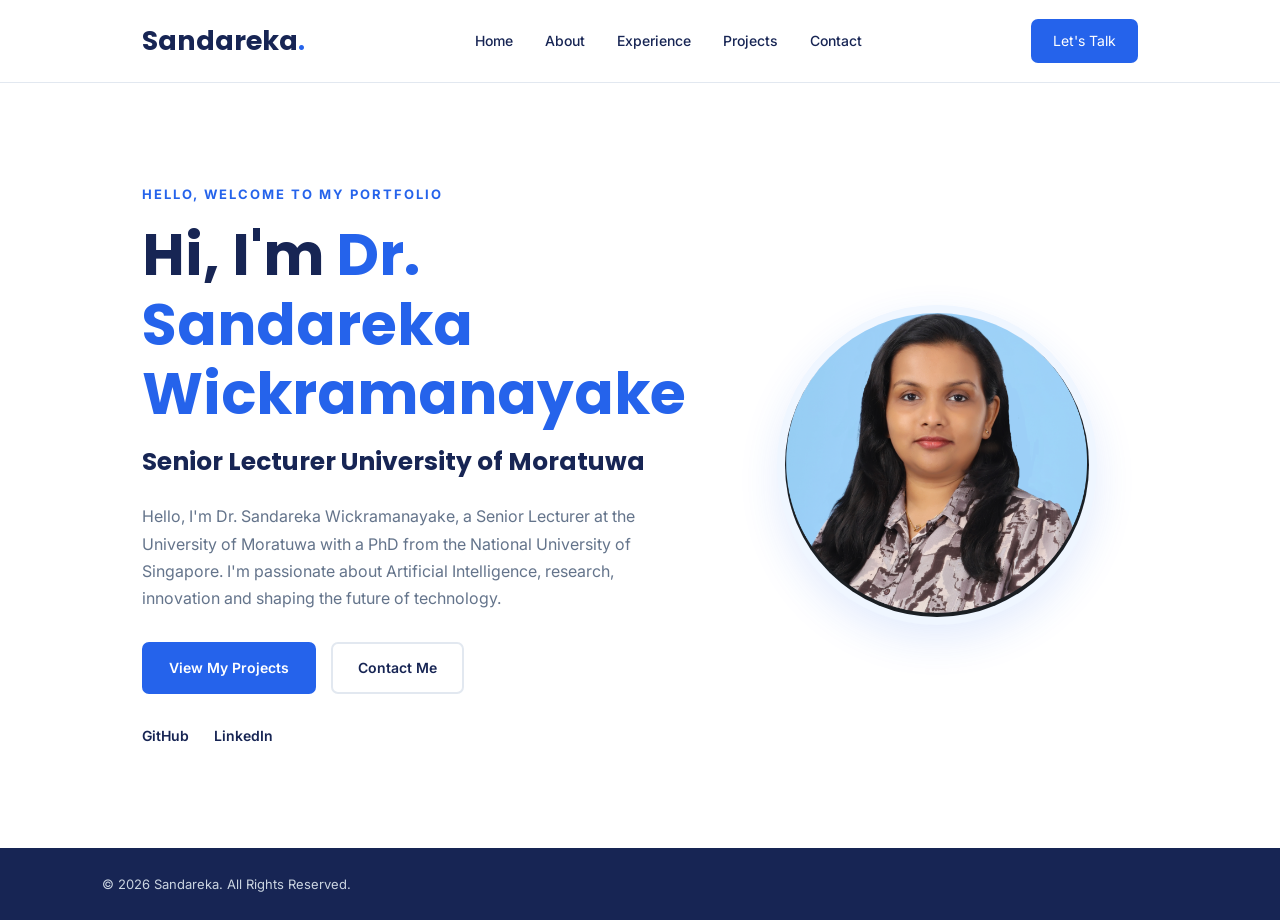
<file: Portfolio_pp/index.html>
<!DOCTYPE html>
<html lang="en">

<head>
    <meta charset="UTF-8">
    <meta name="viewport" content="width=device-width, initial-scale=1.0">

    <title>Sandareka | Software Engineer Portfolio</title>

    <!-- Google Fonts -->
    <link rel="preconnect" href="https://fonts.googleapis.com">
    <link rel="preconnect" href="https://fonts.gstatic.com" crossorigin>

    <link href="https://fonts.googleapis.com/css2?family=Inter:wght@400;500;600;700&family=Poppins:wght@400;500;600;700;800&display=swap"
    rel="stylesheet">

    <link rel="stylesheet" href="index.css">

</head>

<body>

    <!-- NAVIGATION -->

    <header>
        <nav class="navbar">

            <a href="index.html" class="logo">Sandareka<span>.</span></a>

            <ul class="nav-links">
                <li><a href="index.html" class="active">Home</a></li>
                <li><a href="about.html">About</a></li>
                <li><a href="experience.html">Experience</a></li>
                <li><a href="project.html">Projects</a></li>
                <li><a href="contact.html">Contact</a></li>
            </ul>

            <a href="contact.html" class="nav-button">Let's Talk</a>

        </nav>
    </header>


    <!-- HOME SECTION -->

    <section id="home" class="home">

        <div class="home-content">

            <p class="intro">HELLO, WELCOME TO MY PORTFOLIO</p>

            <h1>Hi, I'm <span>Dr. Sandareka Wickramanayake</span></h1>

            <h2>Senior Lecturer University of Moratuwa</h2>

            <p class="home-description">Hello, I'm Dr. Sandareka Wickramanayake, a Senior Lecturer at the University of Moratuwa with a PhD from the National University of Singapore. I'm passionate about Artificial Intelligence, research, innovation and shaping the future of technology.
            </p>

            <div class="home-buttons">

                <a href="project.html" class="btn primary-btn">
                    View My Projects
                </a>

                <a href="contact.html" class="btn secondary-btn">
                    Contact Me
                </a>

            </div>

            <div class="social-links">

                <a href="https://github.com/Piragavi" target="_blank">
                    GitHub
                </a>

                <a href="https://linkedin.com/in/Piragavi Ithayarajah" target="_blank">
                    LinkedIn
                </a>

            </div>

        </div>

        <div class="home-image">

            <!-- Replace with your own photo -->

            <div class="profile-circle">
                <img src="portfolio.jpg" alt="Sandareka's profile photo">
            </div>

        </div>

    </section>
    <!-- FOOTER -->

    <footer>

        <p>
            © 2026 Sandareka. All Rights Reserved.
        </p>

    </footer>


</body>
</html>
</file>
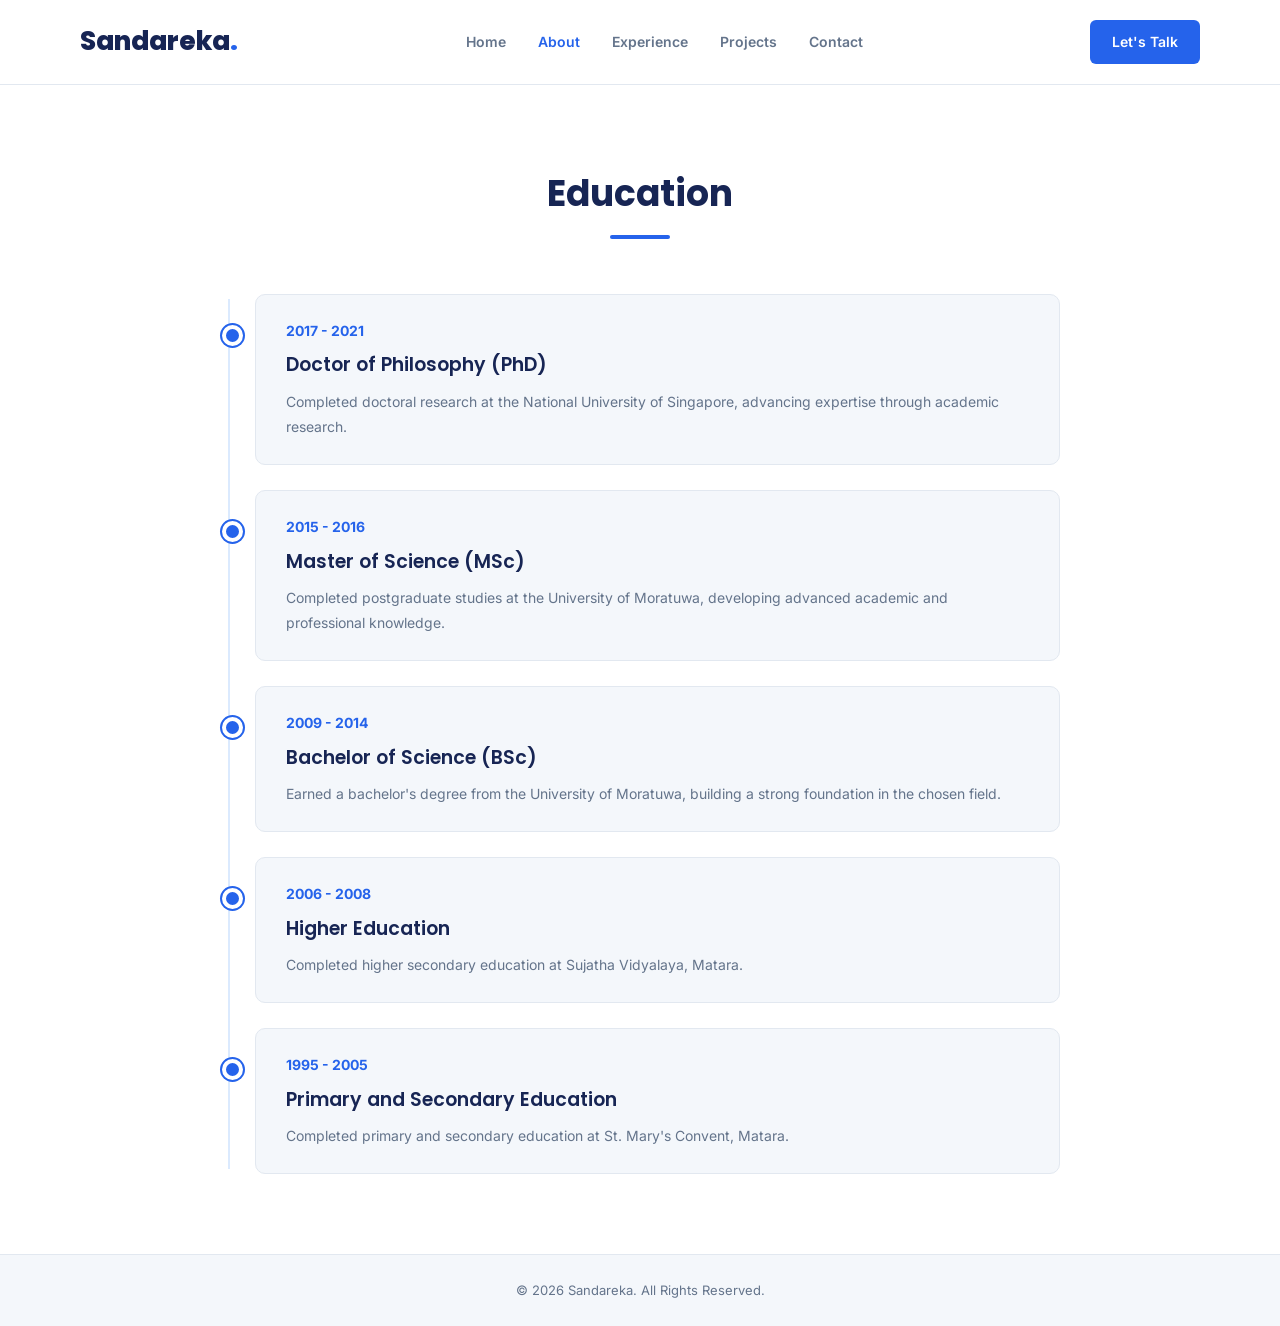
<file: Portfolio_pp/about.html>
<!DOCTYPE html>
<html lang="en">

<head>
    <meta charset="UTF-8">
    <meta name="viewport" content="width=device-width, initial-scale=1.0">

    <title>Sandareka | Software Engineer Portfolio</title>

    <!-- Google Fonts -->
    <link rel="preconnect" href="https://fonts.googleapis.com">
    <link rel="preconnect" href="https://fonts.gstatic.com" crossorigin>

    <link href="https://fonts.googleapis.com/css2?family=Inter:wght@400;500;600;700&family=Poppins:wght@400;500;600;700;800&display=swap"
    rel="stylesheet">

    <link rel="stylesheet" href="about.css">

</head>

<body>

    <!-- NAVIGATION -->

    <header>
        <nav class="navbar">

            <a href="index.html" class="logo">Sandareka<span>.</span></a>

            <ul class="nav-links">
                <li><a href="index.html">Home</a></li>
                <li><a href="about.html" class="active">About</a></li>
                <li><a href="experience.html">Experience</a></li>
                <li><a href="project.html">Projects</a></li>
                <li><a href="contact.html">Contact</a></li>
            </ul>

            <a href="contact.html" class="nav-button">Let's Talk</a>

        </nav>
    </header>
    <section class="col">
                <h1 class="title">Education</h1>
                <div class="contents">
                    <div class="box">
    <h4>2017 - 2021</h4>
    <h3>Doctor of Philosophy (PhD)</h3>
    <p>Completed doctoral research at the National University of Singapore, advancing expertise through academic research.</p>
</div>

<div class="box">
    <h4>2015 - 2016</h4>
    <h3>Master of Science (MSc)</h3>
    <p>Completed postgraduate studies at the University of Moratuwa, developing advanced academic and professional knowledge.</p>
</div>

<div class="box">
    <h4>2009 - 2014</h4>
    <h3>Bachelor of Science (BSc)</h3>
    <p>Earned a bachelor's degree from the University of Moratuwa, building a strong foundation in the chosen field.</p>
</div>

<div class="box">
    <h4>2006 - 2008</h4>
    <h3>Higher Education</h3>
    <p>Completed higher secondary education at Sujatha Vidyalaya, Matara.</p>
</div>

<div class="box">
    <h4>1995 - 2005</h4>
    <h3>Primary and Secondary Education</h3>
    <p>Completed primary and secondary education at St. Mary's Convent, Matara.</p>
</div>
                </div>
            </section>
<footer>

        <p>
            © 2026 Sandareka. All Rights Reserved.
        </p>

    </footer>


</body>
</html>
</file>
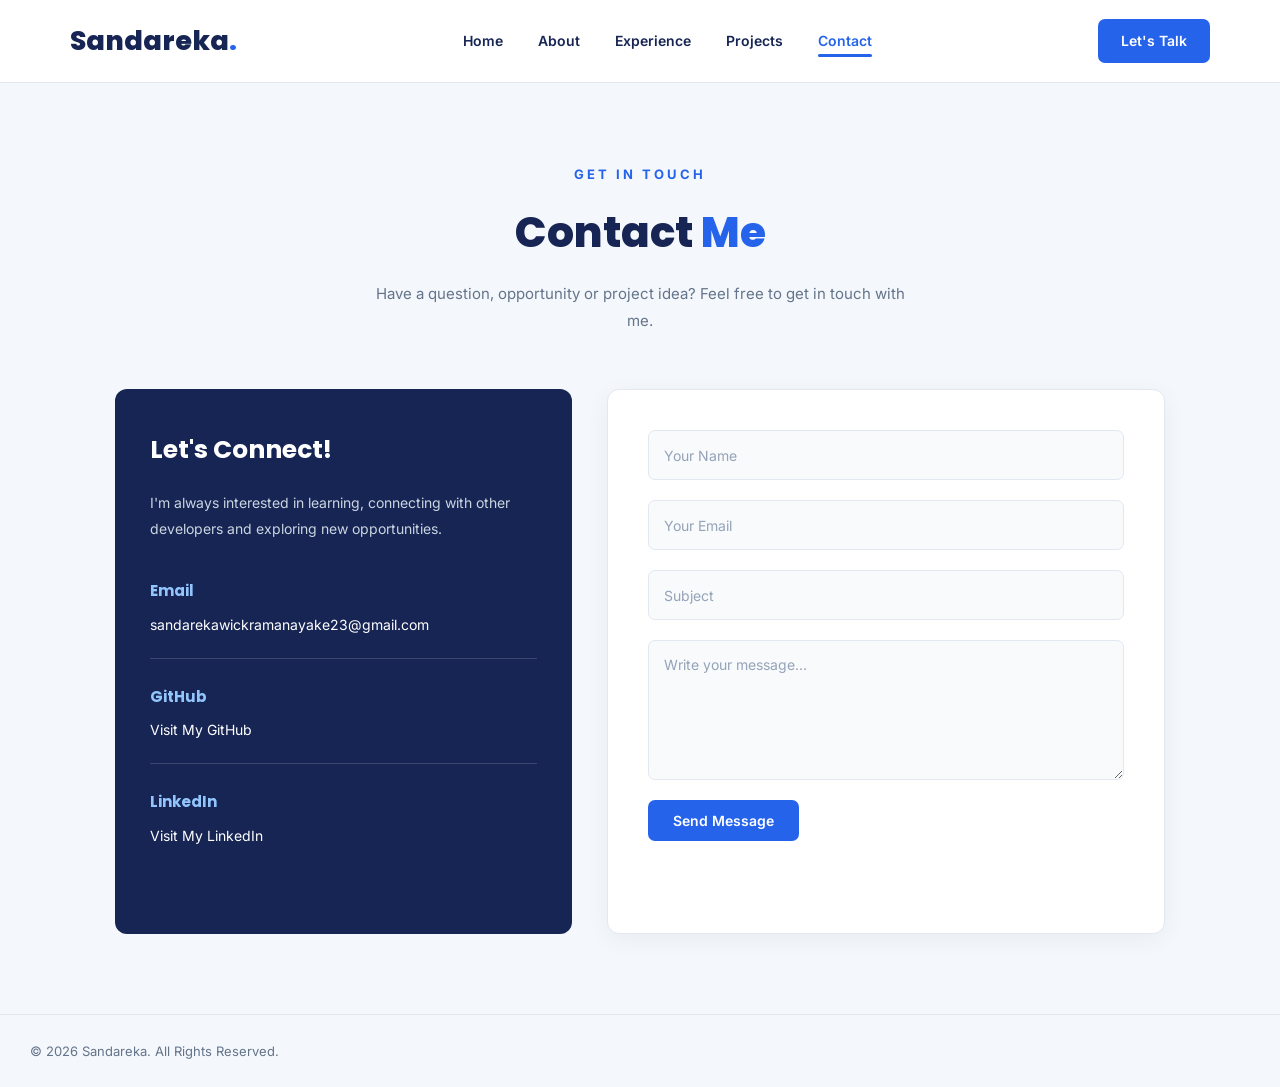
<file: Portfolio_pp/contact.html>
<!DOCTYPE html>
<html lang="en">

<head>
    <meta charset="UTF-8">
    <meta name="viewport" content="width=device-width, initial-scale=1.0">

    <title>Halena | Software Engineer Portfolio</title>

    <link rel="preconnect" href="https://fonts.googleapis.com">
    <link rel="preconnect" href="https://fonts.gstatic.com" crossorigin>

    <link href="https://fonts.googleapis.com/css2?family=Inter:wght@400;500;600;700&family=Poppins:wght@400;500;600;700;800&display=swap"
    rel="stylesheet">

    <link rel="stylesheet" href="contact.css">

</head>

<body>

    <!-- NAVIGATION -->

    <header>
        <nav class="navbar">

            <a href="index.html" class="logo">Sandareka<span>.</span></a>

            <ul class="nav-links">
                <li><a href="index.html">Home</a></li>
                <li><a href="about.html">About</a></li>
                <li><a href="experience.html">Experience</a></li>
                <li><a href="project.html">Projects</a></li>
                <li><a href="contact.html" class="active">Contact</a></li>
            </ul>

            <a href="contact.html" class="nav-button">Let's Talk</a>

        </nav>
    </header>
      <section id="contact" class="contact">

        <div class="section-heading">

            <p>GET IN TOUCH</p>

            <h2>Contact <span>Me</span></h2>

            <p class="section-description">
                Have a question, opportunity or project idea?
                Feel free to get in touch with me.
            </p>

        </div>


        <div class="contact-container">


            <div class="contact-info">

                <h3>Let's Connect!</h3>

                <p>
                    I'm always interested in learning,
                    connecting with other developers and
                    exploring new opportunities.
                </p>

                <div class="contact-item">

                    <h4>Email</h4>

                    <a href="mailto:YOUR_EMAIL@gmail.com">
                        sandarekawickramanayake23@gmail.com
                    </a>

                </div>

                <div class="contact-item">

                    <h4>GitHub</h4>

                    <a href="https:/sandareka.github.io"
                    target="_blank">
                        Visit My GitHub
                    </a>

                </div>

                <div class="contact-item">

                    <h4>LinkedIn</h4>

                    <a href="https://www.linkedin.com/in/sandarekawickramanayake/"
                    target="_blank">
                        Visit My LinkedIn
                    </a>

                </div>

            </div>


            <div class="contact-form">

                <form action="mailto:sandarekawickramanayake23@gmail.com"
                method="post" enctype="text/plain">

                    <input type="text" name="Name"
                    placeholder="Your Name" required>

                    <input type="email" name="Email"
                    placeholder="Your Email" required>

                    <input type="text" name="Subject"
                    placeholder="Subject" required>

                    <textarea name="Message"
                    placeholder="Write your message..."
                    rows="6" required></textarea>

                    <button type="submit" class="btn primary-btn">
                        Send Message
                    </button>

                </form>

            </div>


        </div>

    </section>
    <footer>

        <p>
            © 2026 Sandareka. All Rights Reserved.
        </p>


    </footer>


</body>
</html>
</file>
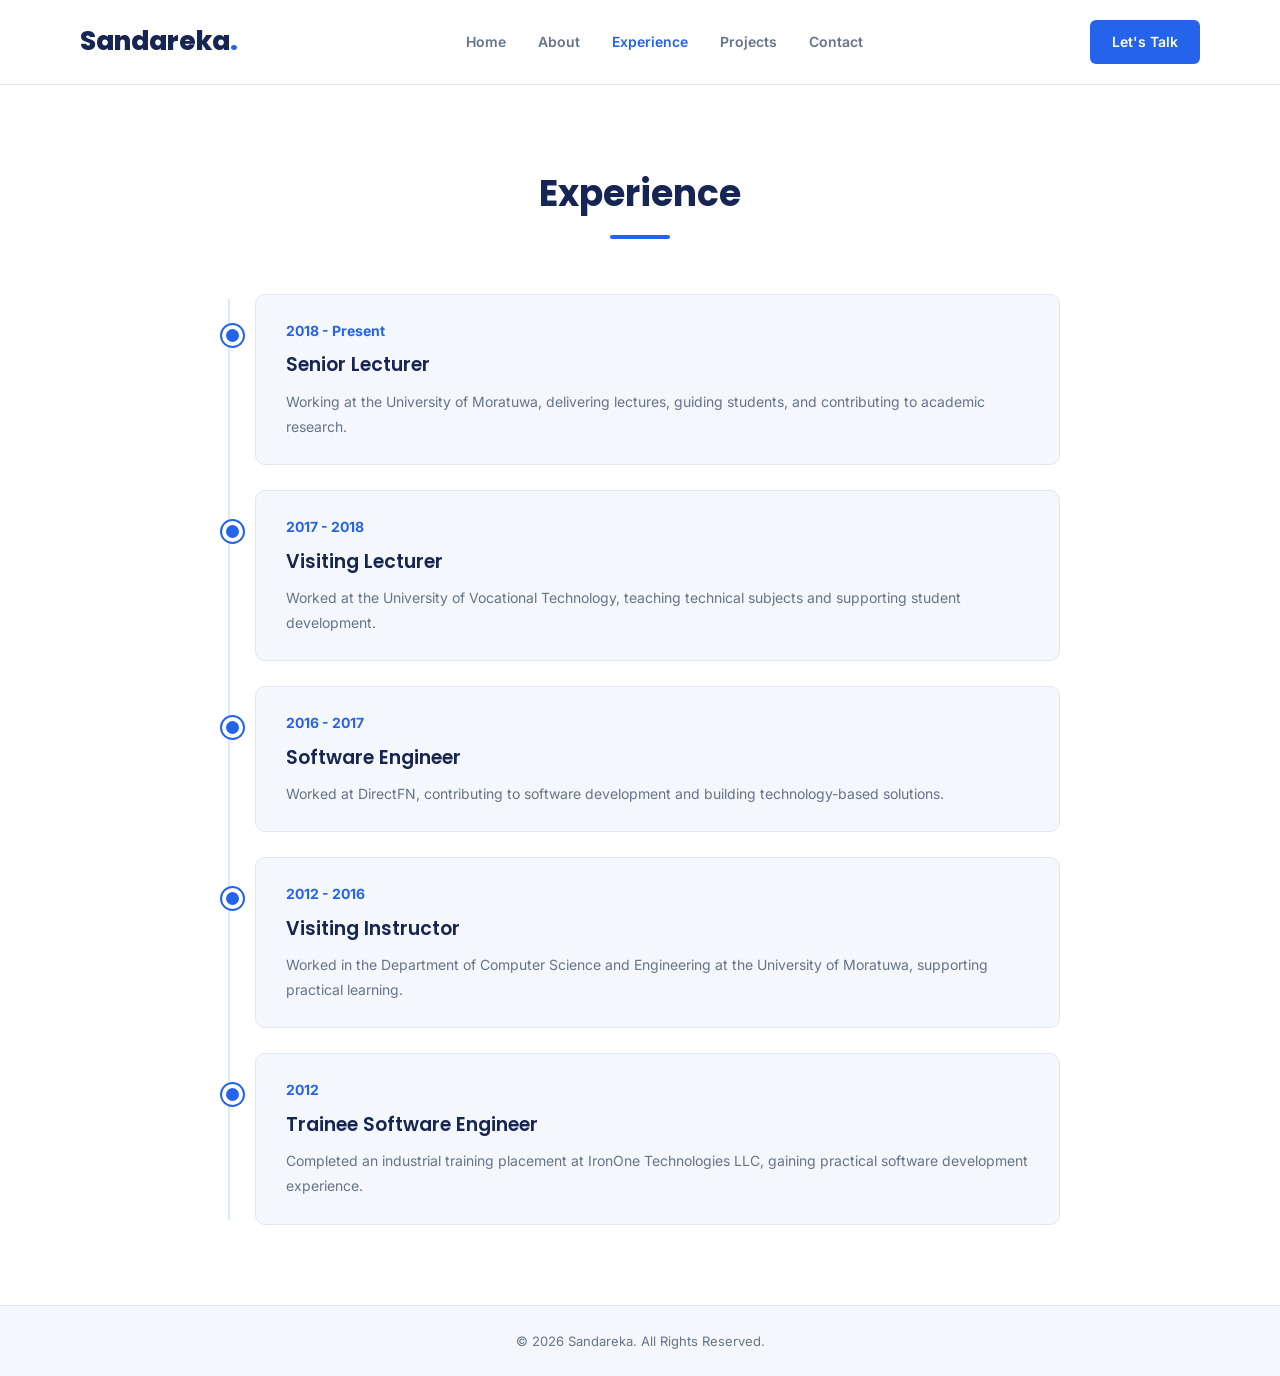
<file: Portfolio_pp/experience.html>
<!DOCTYPE html>
<html lang="en">

<head>
    <meta charset="UTF-8">
    <meta name="viewport" content="width=device-width, initial-scale=1.0">

    <title>Sandareka | Software Engineer Portfolio</title>

    <link rel="preconnect" href="https://fonts.googleapis.com">
    <link rel="preconnect" href="https://fonts.gstatic.com" crossorigin>

    <link href="https://fonts.googleapis.com/css2?family=Inter:wght@400;500;600;700&family=Poppins:wght@400;500;600;700;800&display=swap"
    rel="stylesheet">

    <link rel="stylesheet" href="experiece.css">

</head>

<body>

    <!-- NAVIGATION -->

    <header>
        <nav class="navbar">

            <a href="index.html" class="logo">Sandareka<span>.</span></a>

            <ul class="nav-links">
                <li><a href="index.html">Home</a></li>
                <li><a href="about.html">About</a></li>
                <li><a href="experience.html" class="active">Experience</a></li>
                <li><a href="project.html">Projects</a></li>
                <li><a href="contact.html">Contact</a></li>
            </ul>

            <a href="contact.html" class="nav-button">Let's Talk</a>

        </nav>
    </header>
    <section class="col">
                <h1 class="title">Experience</h1>
                <div class="contents">

<div class="box">
    <h4>2018 - Present</h4>
    <h3>Senior Lecturer</h3>
    <p>
        Working at the University of Moratuwa, delivering lectures,
        guiding students, and contributing to academic research.
    </p>
</div>

<div class="box">
    <h4>2017 - 2018</h4>
    <h3>Visiting Lecturer</h3>
    <p>
        Worked at the University of Vocational Technology,
        teaching technical subjects and supporting student development.
    </p>
</div>

<div class="box">
    <h4>2016 - 2017</h4>
    <h3>Software Engineer</h3>
    <p>
        Worked at DirectFN, contributing to software development
        and building technology-based solutions.
    </p>
</div>

<div class="box">
    <h4>2012 - 2016</h4>
    <h3>Visiting Instructor</h3>
    <p>
        Worked in the Department of Computer Science and Engineering
        at the University of Moratuwa, supporting practical learning.
    </p>
</div>

<div class="box">
    <h4>2012</h4>
    <h3>Trainee Software Engineer</h3>
    <p>
        Completed an industrial training placement at IronOne
        Technologies LLC, gaining practical software development experience.
    </p>
</div>

                </div>
            </section>
            <footer>

        <p>
            © 2026 Sandareka. All Rights Reserved.
        </p>


    </footer>


</body>
</html>
</file>
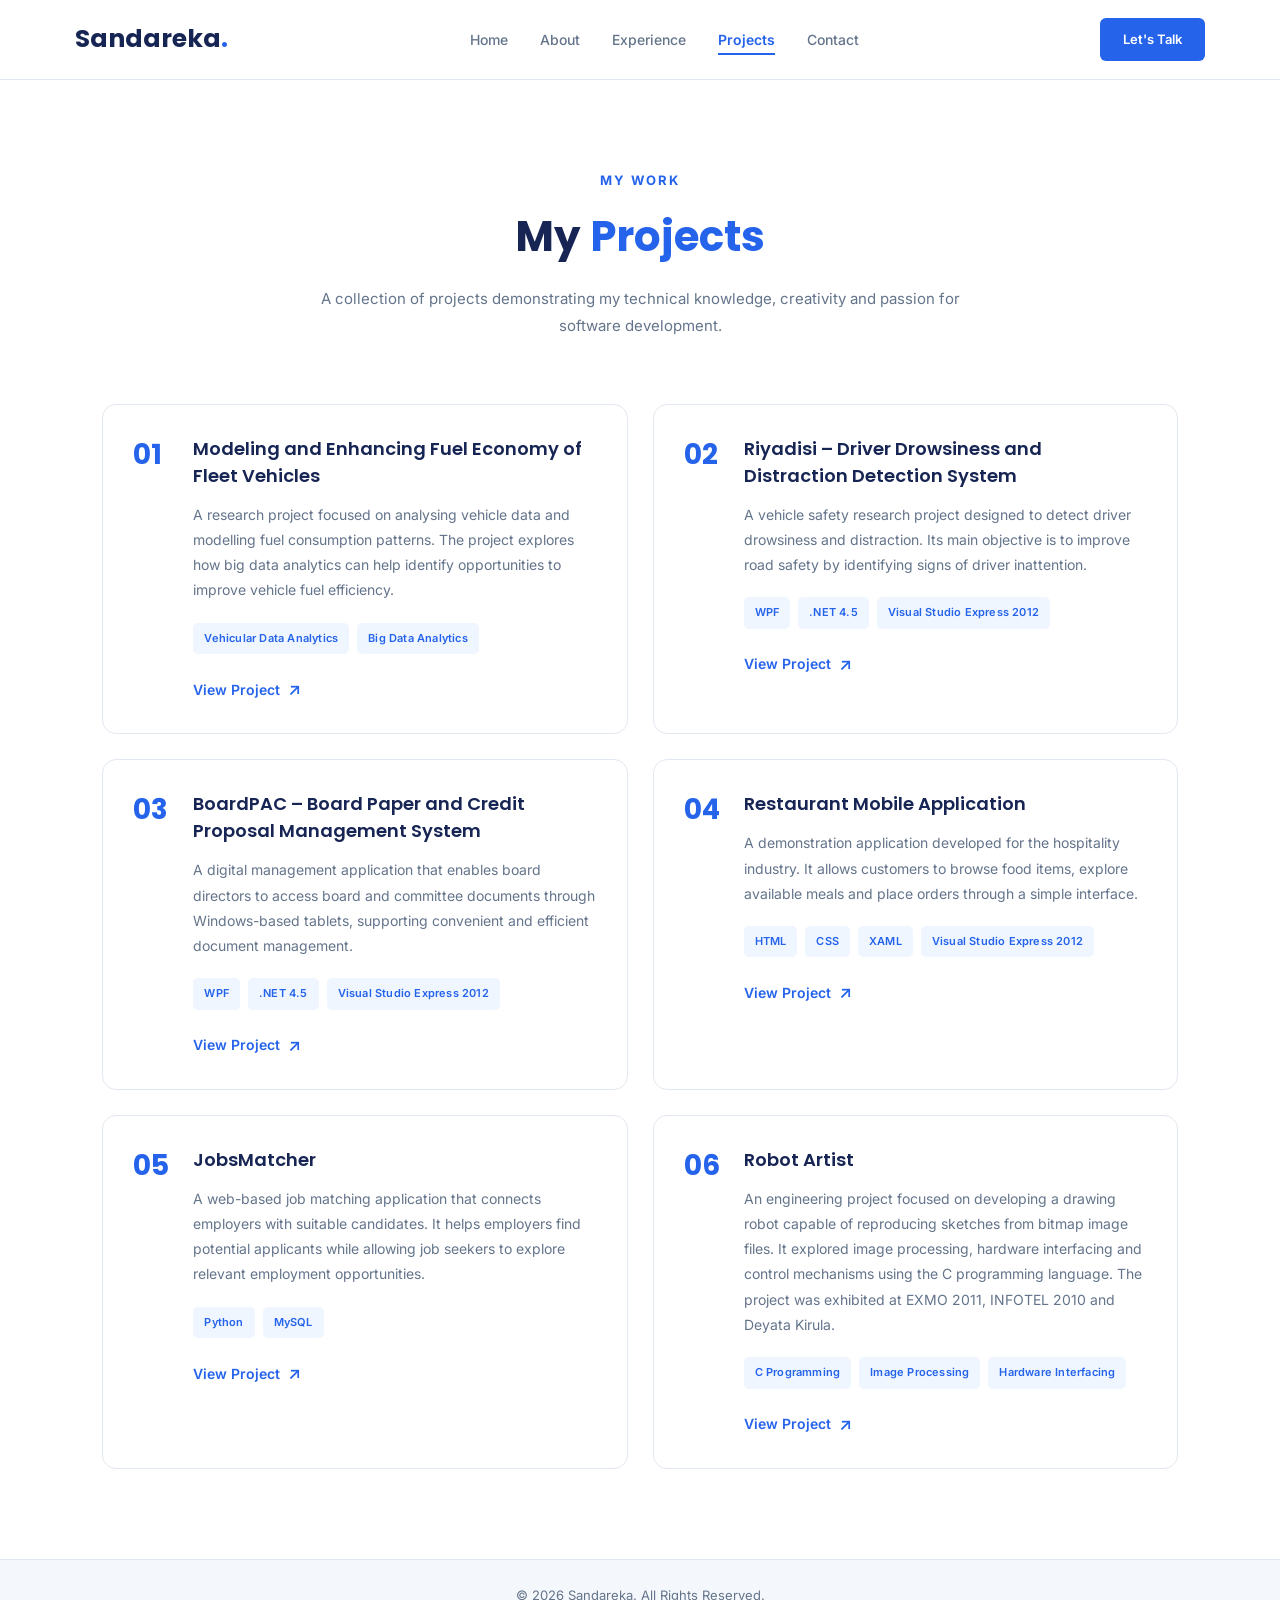
<file: Portfolio_pp/project.html>
<!DOCTYPE html>
<html lang="en">

<head>
    <meta charset="UTF-8">
    <meta name="viewport" content="width=device-width, initial-scale=1.0">

    <meta name="description" content="Explore Sandareka's software development projects and technical skills.">

    <title>Sandareka | Projects</title>

    <!-- Google Fonts -->
    <link rel="preconnect" href="https://fonts.googleapis.com">
    <link rel="preconnect" href="https://fonts.gstatic.com" crossorigin>

    <link href="https://fonts.googleapis.com/css2?family=Inter:wght@400;500;600;700&family=Poppins:wght@400;500;600;700;800&display=swap"
        rel="stylesheet">

    <!-- CSS -->
    <link rel="stylesheet" href="project.css">

</head>

<body>

    <!-- NAVIGATION -->
    <header>
        <nav class="navbar">

            <a href="index.html" class="logo">Sandareka<span>.</span></a>

            <ul class="nav-links">
                <li><a href="index.html">Home</a></li>
                <li><a href="about.html">About</a></li>
                <li><a href="experience.html">Experience</a></li>
                <li><a href="project.html" class="active">Projects</a></li>
                <li><a href="contact.html">Contact</a></li>
            </ul>

            <a href="contact.html" class="nav-button">Let's Talk</a>

        </nav>
    </header>


    <!-- PROJECTS SECTION -->
    <main>

        <section id="projects" class="projects">

            <div class="section-heading">

                <p class="section-label">MY WORK</p>

                <h1>My <span>Projects</span></h1>

                <p class="section-description">
                    A collection of projects demonstrating my technical
                    knowledge, creativity and passion for software development.
                </p>

            </div>


            <!-- PROJECT CONTAINER -->
            <div class="project-container">


                <!-- PROJECT 01 -->
                <article class="project-card">

                    <div class="project-number">01</div>

                    <div class="project-info">

                        <h2>Modeling and Enhancing Fuel Economy of Fleet Vehicles</h2>

                        <p>
                            A research project focused on analysing vehicle
                            data and modelling fuel consumption patterns.
                            The project explores how big data analytics can
                            help identify opportunities to improve vehicle
                            fuel efficiency.
                        </p>

                        <div class="tech-stack">
                            <span>Vehicular Data Analytics</span>
                            <span>Big Data Analytics</span>
                        </div>

                        <a href="https://github.com/TharushaDilhan/velvet-vogue.git"
                            target="_blank"
                            rel="noopener noreferrer"
                            class="project-link">
                            View Project <span>↗</span>
                        </a>

                    </div>

                </article>


                <!-- PROJECT 02 -->
                <article class="project-card">

                    <div class="project-number">02</div>

                    <div class="project-info">

                        <h2>Riyadisi – Driver Drowsiness and Distraction Detection System</h2>

                        <p>
                            A vehicle safety research project designed
                            to detect driver drowsiness and distraction.
                            Its main objective is to improve road safety
                            by identifying signs of driver inattention.
                        </p>

                        <div class="tech-stack">
                            <span>WPF</span>
                            <span>.NET 4.5</span>
                            <span>Visual Studio Express 2012</span>
                        </div>

                        <a href="https://github.com/TharushaDilhan/velvet-vogue.git"
                            target="_blank"
                            rel="noopener noreferrer"
                            class="project-link">
                            View Project <span>↗</span>
                        </a>

                    </div>

                </article>


                <!-- PROJECT 03 -->
                <article class="project-card">

                    <div class="project-number">03</div>

                    <div class="project-info">

                        <h2>BoardPAC – Board Paper and Credit Proposal Management System</h2>

                        <p>
                            A digital management application that enables
                            board directors to access board and committee
                            documents through Windows-based tablets,
                            supporting convenient and efficient document
                            management.
                        </p>

                        <div class="tech-stack">
                            <span>WPF</span>
                            <span>.NET 4.5</span>
                            <span>Visual Studio Express 2012</span>
                        </div>

                        <a href="https://github.com/TharushaDilhan/velvet-vogue.git"
                            target="_blank"
                            rel="noopener noreferrer"
                            class="project-link">
                            View Project <span>↗</span>
                        </a>

                    </div>

                </article>


                <!-- PROJECT 04 -->
                <article class="project-card">

                    <div class="project-number">04</div>

                    <div class="project-info">

                        <h2>Restaurant Mobile Application</h2>

                        <p>
                            A demonstration application developed for
                            the hospitality industry. It allows customers
                            to browse food items, explore available meals
                            and place orders through a simple interface.
                        </p>

                        <div class="tech-stack">
                            <span>HTML</span>
                            <span>CSS</span>
                            <span>XAML</span>
                            <span>Visual Studio Express 2012</span>
                        </div>

                        <a href="https://github.com/TharushaDilhan/velvet-vogue.git"
                            target="_blank"
                            rel="noopener noreferrer"
                            class="project-link">
                            View Project <span>↗</span>
                        </a>

                    </div>

                </article>


                <!-- PROJECT 05 -->
                <article class="project-card">

                    <div class="project-number">05</div>

                    <div class="project-info">

                        <h2>JobsMatcher</h2>

                        <p>
                            A web-based job matching application that
                            connects employers with suitable candidates.
                            It helps employers find potential applicants
                            while allowing job seekers to explore
                            relevant employment opportunities.
                        </p>

                        <div class="tech-stack">
                            <span>Python</span>
                            <span>MySQL</span>
                        </div>

                        <a href="https://github.com/anjuninethmika-sketch/tasty-mushroom-website.git"
                            target="_blank"
                            rel="noopener noreferrer"
                            class="project-link">
                            View Project <span>↗</span>
                        </a>

                    </div>

                </article>


                <!-- PROJECT 06 -->
                <article class="project-card">

                    <div class="project-number">06</div>

                    <div class="project-info">

                        <h2>Robot Artist</h2>

                        <p>
                            An engineering project focused on developing
                            a drawing robot capable of reproducing sketches
                            from bitmap image files. It explored image
                            processing, hardware interfacing and control
                            mechanisms using the C programming language.
                            The project was exhibited at EXMO 2011,
                            INFOTEL 2010 and Deyata Kirula.
                        </p>

                        <div class="tech-stack">
                            <span>C Programming</span>
                            <span>Image Processing</span>
                            <span>Hardware Interfacing</span>
                        </div>

                        <a href="https://github.com/Piragavi/Portfolio/tree/167051398cc125e451794d532c994453ab2c59d9/Portfolio"
                            target="_blank"
                            rel="noopener noreferrer"
                            class="project-link">
                            View Project <span>↗</span>
                        </a>

                    </div>

                </article>


            </div>

        </section>

    </main>


    <!-- FOOTER -->
    <footer>

        <p>© 2026 Sandareka. All Rights Reserved.</p>

    </footer>

</body>
</html>
</file>
<file: Portfolio_pp/index.css>
/* =================================
   1. COLOR VARIABLES
================================= */

:root {
    --primary: #2563EB;
    --primary-hover: #1D4ED8;

    --heading: #172554;
    --text: #64748B;

    --background: #FFFFFF;
    --section-bg: #F4F7FB;

    --card-bg: #FFFFFF;
    --light-blue: #DBEAFE;
    --border: #E2E8F0;

    --font-heading: 'Poppins', sans-serif;
    --font-body: 'Inter', sans-serif;
}


/* =================================
   2. GLOBAL STYLES
================================= */

* {
    margin: 0;
    padding: 0;
    box-sizing: border-box;
    scroll-behavior: smooth;
}

body {
    font-family: var(--font-body);
    background-color: var(--background);
    color: var(--text);
    line-height: 1.7;
}

h1, h2, h3, h4 {
    font-family: var(--font-heading);
    color: var(--heading);
}

a {
    text-decoration: none;
}

section {
    padding: 90px 8%;
}


/* =================================
   3. NAVIGATION
================================= */

header {
    width: 100%;
    background: var(--background);
    border-bottom: 1px solid var(--border);
    position: sticky;
    top: 0;
    z-index: 1000;
}

.navbar {
    max-width: 1200px;
    margin: auto;
    padding: 18px 8%;

    display: flex;
    justify-content: space-between;
    align-items: center;
}

.logo {
    font-family: var(--font-heading);
    font-size: 27px;
    font-weight: 700;
    color: var(--heading);
}

.logo span {
    color: var(--primary);
}

.nav-links {
    display: flex;
    list-style: none;
    gap: 32px;
}

.nav-links a {
    color: var(--heading);
    font-size: 14px;
    font-weight: 500;
    transition: 0.3s;
}

.nav-links a:hover {
    color: var(--primary);
}

.nav-button {
    background: var(--primary);
    color: white;
    padding: 10px 22px;
    border-radius: 7px;
    font-size: 14px;
    transition: 0.3s;
}

.nav-button:hover {
    background: var(--primary-hover);
}


/* =================================
   4. BUTTONS
================================= */

.btn {
    display: inline-block;
    padding: 12px 25px;
    border-radius: 7px;
    font-size: 14px;
    font-weight: 600;
    transition: 0.3s ease;
    cursor: pointer;
}

.primary-btn {
    background: var(--primary);
    color: white;
    border: 2px solid var(--primary);
}

.primary-btn:hover {
    background: var(--primary-hover);
    border-color: var(--primary-hover);
    transform: translateY(-3px);
}

.secondary-btn {
    border: 2px solid var(--border);
    color: var(--heading);
}

.secondary-btn:hover {
    border-color: var(--primary);
    color: var(--primary);
}


/* =================================
   5. HOME SECTION
================================= */

.home {
    min-height: 85vh;

    display: flex;
    align-items: center;
    justify-content: space-between;
    gap: 50px;

    max-width: 1200px;
    margin: auto;
}

.home-content {
    flex: 1;
}

.intro {
    color: var(--primary);
    font-size: 13px;
    font-weight: 700;
    letter-spacing: 2px;
    margin-bottom: 15px;
}

.home h1 {
    font-size: clamp(38px, 5vw, 58px);
    line-height: 1.2;
    margin-bottom: 12px;
}

.home h1 span {
    color: var(--primary);
}

.home h2 {
    font-size: 25px;
    margin-bottom: 20px;
}

.home-description {
    max-width: 550px;
    margin-bottom: 30px;
    font-size: 16px;
}

.home-buttons {
    display: flex;
    flex-wrap: wrap;
    gap: 15px;
}

.social-links {
    display: flex;
    gap: 25px;
    margin-top: 30px;
}

.social-links a {
    color: var(--heading);
    font-size: 14px;
    font-weight: 600;
}

.social-links a:hover {
    color: var(--primary);
}

.home-image {
    flex: 1;
    display: flex;
    justify-content: center;
}

.profile-circle {
    width: 320px;
    height: 320px;
    border-radius: 50%;
    background: var(--light-blue);
    border: 8px solid #EFF6FF;
    overflow: hidden;
    box-shadow: 0 15px 40px rgba(37, 99, 235, 0.12);
}

.profile-circle img {
    width: 100%;
    height: 100%;
    object-fit: cover;
}


/* =================================
   6. SECTION HEADINGS
================================= */

.section-heading {
    text-align: center;
    margin-bottom: 50px;
}

.section-heading > p:first-child {
    color: var(--primary);
    font-size: 13px;
    font-weight: 700;
    letter-spacing: 2px;
}

.section-heading h2 {
    font-size: 36px;
    margin: 8px 0 12px;
}

.section-heading h2 span {
    color: var(--primary);
}

.section-description {
    max-width: 600px;
    margin: auto;
    font-size: 15px;
}


/* =================================
   7. ABOUT SECTION
================================= */

.about {
    background: var(--section-bg);
}

.about-content {
    max-width: 1100px;
    margin: auto;

    display: grid;
    grid-template-columns: 1fr 1fr;
    gap: 60px;
    align-items: center;
}

.about-text h3 {
    font-size: 24px;
    margin-bottom: 20px;
}

.about-text p {
    margin-bottom: 18px;
    font-size: 15px;
}

.about-text .btn {
    margin-top: 10px;
}

.about-details {
    display: grid;
    grid-template-columns: 1fr 1fr;
    gap: 18px;
}

.detail-card {
    background: var(--card-bg);
    padding: 25px;
    border-radius: 10px;
    border: 1px solid var(--border);
    transition: 0.3s;
}

.detail-card:hover {
    transform: translateY(-5px);
    border-color: var(--primary);
}

.detail-card h3 {
    font-size: 16px;
    margin-bottom: 8px;
}

.detail-card p {
    font-size: 13px;
}


/* =================================
   8. PROJECTS SECTION
================================= */

.projects {
    background: var(--background);
}

.project-container {
    max-width: 1200px;
    margin: auto;

    display: grid;
    grid-template-columns: repeat(3, 1fr);
    gap: 25px;
}

.project-card {
    background: var(--card-bg);
    border: 1px solid var(--border);
    border-radius: 12px;
    overflow: hidden;
    transition: 0.3s ease;
}

.project-card:hover {
    transform: translateY(-8px);
    box-shadow: 0 15px 30px rgba(23, 37, 84, 0.08);
}

.project-card img {
    width: 100%;
    height: 200px;
    object-fit: cover;
    background: var(--light-blue);
}

.project-info {
    padding: 22px;
}

.project-info h3 {
    font-size: 18px;
    margin-bottom: 12px;
}

.project-info p {
    font-size: 14px;
    margin-bottom: 18px;
}

.tech-stack {
    display: flex;
    flex-wrap: wrap;
    gap: 8px;
    margin-bottom: 20px;
}

.tech-stack span {
    background: var(--light-blue);
    color: #1E40AF;
    padding: 5px 10px;
    border-radius: 5px;
    font-size: 11px;
    font-weight: 600;
}

.project-link {
    color: var(--primary);
    font-size: 14px;
    font-weight: 700;
}

.project-link:hover {
    color: var(--primary-hover);
}


/* =================================
   9. CONTACT SECTION
================================= */

.contact {
    background: var(--section-bg);
}

.contact-container {
    max-width: 1050px;
    margin: auto;

    display: grid;
    grid-template-columns: 1fr 1fr;
    gap: 60px;
}

.contact-info h3 {
    font-size: 25px;
    margin-bottom: 15px;
}

.contact-info > p {
    margin-bottom: 30px;
    font-size: 15px;
}

.contact-item {
    margin-bottom: 25px;
}

.contact-item h4 {
    font-size: 15px;
    margin-bottom: 5px;
}

.contact-item a {
    color: var(--primary);
    font-size: 14px;
}

.contact-form form {
    display: flex;
    flex-direction: column;
    gap: 15px;
}

.contact-form input,
.contact-form textarea {
    width: 100%;
    padding: 15px;
    border: 1px solid var(--border);
    border-radius: 7px;
    font-family: var(--font-body);
    font-size: 14px;
    background: var(--background);
    color: var(--heading);
    outline: none;
}

.contact-form input:focus,
.contact-form textarea:focus {
    border-color: var(--primary);
}

.contact-form textarea {
    resize: vertical;
}

.contact-form button {
    align-self: flex-start;
}


/* =================================
   10. FOOTER
================================= */

footer {
    background: var(--heading);
    padding: 25px 8%;

    display: flex;
    justify-content: space-between;
    align-items: center;
    gap: 15px;
}

footer p {
    color: #CBD5E1;
    font-size: 13px;
}

footer a {
    color: #93C5FD;
    font-size: 13px;
}

footer a:hover {
    color: white;
}


/* =================================
   11. RESPONSIVE DESIGN
================================= */

@media (max-width: 900px) {

    .project-container {
        grid-template-columns: repeat(2, 1fr);
    }

    .home {
        gap: 25px;
    }

    .profile-circle {
        width: 260px;
        height: 260px;
    }

    .about-content {
        gap: 30px;
    }

}

@media (max-width: 650px) {

    section {
        padding: 65px 6%;
    }

    .navbar {
        flex-wrap: wrap;
        gap: 15px;
        padding: 15px 6%;
    }

    .nav-links {
        order: 3;
        width: 100%;
        justify-content: center;
        flex-wrap: wrap;
        gap: 18px;
    }

    .nav-links a {
        font-size: 12px;
    }

    .nav-button {
        font-size: 12px;
        padding: 8px 14px;
    }

    .home {
        flex-direction: column-reverse;
        text-align: center;
        padding-top: 55px;
        gap: 35px;
    }

    .home-buttons,
    .social-links {
        justify-content: center;
    }

    .home h1 {
        font-size: 38px;
    }

    .home h2 {
        font-size: 21px;
    }

    .profile-circle {
        width: 220px;
        height: 220px;
    }

    .about-content {
        grid-template-columns: 1fr;
    }

    .about-details {
        grid-template-columns: 1fr 1fr;
    }

    .project-container {
        grid-template-columns: 1fr;
    }

    .contact-container {
        grid-template-columns: 1fr;
        gap: 35px;
    }

    .section-heading h2 {
        font-size: 29px;
    }

    footer {
        flex-direction: column;
        text-align: center;
    }

}

@media (max-width: 380px) {

    .about-details {
        grid-template-columns: 1fr;
    }

    .nav-links {
        gap: 12px;
    }

}
</file>
<file: Portfolio_pp/about.css>
/* ==============================
   GLOBAL STYLES
============================== */

* {
    margin: 0;
    padding: 0;
    box-sizing: border-box;
}

body {
    font-family: 'Inter', sans-serif;
    background-color: #FFFFFF;
    color: #64748B;
    line-height: 1.6;
}

/* ==============================
   NAVIGATION BAR
============================== */

header {
    width: 100%;
    background-color: #FFFFFF;
    border-bottom: 1px solid #E2E8F0;
}

.navbar {
    max-width: 1200px;
    margin: auto;
    padding: 20px 40px;
    display: flex;
    align-items: center;
    justify-content: space-between;
}

.logo {
    font-family: 'Poppins', sans-serif;
    font-size: 26px;
    font-weight: 800;
    color: #172554;
    text-decoration: none;
}

.logo span {
    color: #2563EB;
}

.nav-links {
    display: flex;
    align-items: center;
    gap: 32px;
    list-style: none;
}

.nav-links a {
    text-decoration: none;
    color: #64748B;
    font-size: 14px;
    font-weight: 600;
    transition: 0.3s;
}

.nav-links a:hover,
.nav-links a.active {
    color: #2563EB;
}

.nav-button {
    text-decoration: none;
    background-color: #2563EB;
    color: #FFFFFF;
    padding: 11px 22px;
    border-radius: 6px;
    font-size: 14px;
    font-weight: 600;
    transition: 0.3s;
}

.nav-button:hover {
    background-color: #1D4ED8;
}

/* ==============================
   EDUCATION SECTION
============================== */

.col {
    max-width: 900px;
    margin: 80px auto;
    padding: 0 30px;
}

.title {
    font-family: 'Poppins', sans-serif;
    font-size: 36px;
    font-weight: 700;
    color: #172554;
    text-align: center;
    margin-bottom: 55px;
}

.title::after {
    content: "";
    display: block;
    width: 60px;
    height: 4px;
    background-color: #2563EB;
    margin: 12px auto 0;
    border-radius: 5px;
}

/* ==============================
   EDUCATION TIMELINE
============================== */

.contents {
    position: relative;
    padding-left: 35px;
}

.contents::before {
    content: "";
    position: absolute;
    left: 8px;
    top: 5px;
    bottom: 5px;
    width: 2px;
    background-color: #DBEAFE;
}

.box {
    position: relative;
    background-color: #F4F7FB;
    border: 1px solid #E2E8F0;
    border-radius: 10px;
    padding: 25px 30px;
    margin-bottom: 25px;
    transition: 0.3s ease;
}

.box::before {
    content: "";
    position: absolute;
    left: -34px;
    top: 30px;
    width: 13px;
    height: 13px;
    background-color: #2563EB;
    border: 4px solid #FFFFFF;
    border-radius: 50%;
    box-shadow: 0 0 0 2px #2563EB;
}

.box:hover {
    transform: translateX(6px);
    border-color: #2563EB;
    box-shadow: 0 8px 25px rgba(37, 99, 235, 0.08);
}

.box h4 {
    color: #2563EB;
    font-size: 14px;
    font-weight: 700;
    margin-bottom: 8px;
}

.box h3 {
    font-family: 'Poppins', sans-serif;
    color: #172554;
    font-size: 19px;
    font-weight: 600;
    margin-bottom: 8px;
}

.box p {
    color: #64748B;
    font-size: 14px;
    line-height: 1.8;
}

/* ==============================
   FOOTER
============================== */

footer {
    background-color: #F4F7FB;
    border-top: 1px solid #E2E8F0;
    text-align: center;
    padding: 25px 15px;
    margin-top: 70px;
}

footer p {
    color: #64748B;
    font-size: 13px;
}

/* ==============================
   RESPONSIVE DESIGN
============================== */

@media (max-width: 768px) {

    .navbar {
        flex-direction: column;
        gap: 20px;
        padding: 20px;
    }

    .nav-links {
        flex-wrap: wrap;
        justify-content: center;
        gap: 15px;
    }

    .nav-button {
        display: none;
    }

    .col {
        margin: 50px auto;
        padding: 0 20px;
    }

    .title {
        font-size: 30px;
    }

    .box {
        padding: 20px;
    }

    .box h3 {
        font-size: 17px;
    }
}

@media (max-width: 480px) {

    .logo {
        font-size: 23px;
    }

    .nav-links {
        gap: 12px;
    }

    .nav-links a {
        font-size: 12px;
    }

    .contents {
        padding-left: 28px;
    }

    .contents::before {
        left: 6px;
    }

    .box::before {
        left: -29px;
    }

    .title {
        font-size: 27px;
    }
}
</file>
<file: Portfolio_pp/contact.css>
:root {
    --primary: #2563EB;
    --primary-hover: #1D4ED8;
    --heading: #172554;
    --text: #64748B;
    --background: #FFFFFF;
    --light-bg: #F4F7FB;
    --border: #E2E8F0;
}

* {
    margin: 0;
    padding: 0;
    box-sizing: border-box;
    scroll-behavior: smooth;
}

body {
    font-family: 'Inter', sans-serif;
    background-color: var(--background);
    color: var(--text);
    line-height: 1.7;
}
.btn {
    display: inline-block;
    padding: 12px 25px;
    border-radius: 7px;
    font-size: 14px;
    font-weight: 600;
    transition: 0.3s ease;
    cursor: pointer;
}

.primary-btn {
    background: var(--primary);
    color: white;
    border: 2px solid var(--primary);
}

.primary-btn:hover {
    background: var(--primary-hover);
    border-color: var(--primary-hover);
    transform: translateY(-3px);
}

.secondary-btn {
    border: 2px solid var(--border);
    color: var(--heading);
}

.secondary-btn:hover {
    border-color: var(--primary);
    color: var(--primary);
}
/* ==============================
   NAVIGATION BAR
================================= */

header {
    width: 100%;
    position: sticky;
    top: 0;
    z-index: 1000;
    background-color: rgba(255, 255, 255, 0.95);
    backdrop-filter: blur(12px);
    border-bottom: 1px solid var(--border);
}

.navbar {
    max-width: 1200px;
    margin: auto;
    padding: 18px 30px;
    display: flex;
    align-items: center;
    justify-content: space-between;
}

/* Logo */

.logo {
    font-family: 'Poppins', sans-serif;
    font-size: 27px;
    font-weight: 800;
    color: var(--heading);
    text-decoration: none;
}

.logo span {
    color: var(--primary);
}

/* Navigation Links */

.nav-links {
    display: flex;
    align-items: center;
    gap: 35px;
    list-style: none;
}

.nav-links a {
    position: relative;
    text-decoration: none;
    color: var(--heading);
    font-size: 14px;
    font-weight: 600;
    transition: 0.3s ease;
    padding-bottom: 8px;
}

.nav-links a:hover,
.nav-links a.active {
    color: var(--primary);
}

/* Blue underline */

.nav-links a::after {
    content: "";
    position: absolute;
    left: 0;
    bottom: 0;
    width: 0;
    height: 3px;
    background-color: var(--primary);
    border-radius: 5px;
    transition: width 0.3s ease;
}

.nav-links a:hover::after,
.nav-links a.active::after {
    width: 100%;
}

/* Let's Talk Button */

.nav-button {
    text-decoration: none;
    background-color: var(--primary);
    color: white;
    padding: 10px 23px;
    border-radius: 7px;
    font-size: 14px;
    font-weight: 600;
    transition: 0.3s ease;
}

.nav-button:hover {
    background-color: var(--primary-hover);
    transform: translateY(-2px);
}

/* ==============================
   CONTACT PAGE
================================= */

.contact {
    min-height: 85vh;
    padding: 80px 30px;
    background-color: var(--light-bg);
}

/* Section Description */

.section-description {
    max-width: 550px;
    margin: 15px auto 0;
    font-size: 15px;
    line-height: 1.8;
    color: var(--text);
}

/* Contact Container */

.contact-container {
    max-width: 1050px;
    margin: 50px auto 0;
    display: grid;
    grid-template-columns: 0.9fr 1.1fr;
    gap: 35px;
    align-items: stretch;
}

/* Contact Information */

.contact-info {
    background-color: var(--heading);
    padding: 40px 35px;
    border-radius: 12px;
    color: white;
}

.contact-info h3 {
    font-family: 'Poppins', sans-serif;
    font-size: 25px;
    margin-bottom: 18px;
    color: white;
}

.contact-info > p {
    font-size: 14px;
    line-height: 1.9;
    color: #CBD5E1;
    margin-bottom: 35px;
}

/* Contact Items */

.contact-item {
    margin-bottom: 25px;
    padding-bottom: 20px;
    border-bottom: 1px solid rgba(255, 255, 255, 0.15);
}

.contact-item:last-child {
    border-bottom: none;
}

.contact-item h4 {
    font-family: 'Poppins', sans-serif;
    font-size: 15px;
    color: #93C5FD;
    margin-bottom: 7px;
}

.contact-item a {
    text-decoration: none;
    color: white;
    font-size: 14px;
    overflow-wrap: anywhere;
    transition: 0.3s ease;
}

.contact-item a:hover {
    color: #93C5FD;
}

/* Contact Form */

.contact-form {
    background-color: var(--background);
    padding: 40px;
    border-radius: 12px;
    border: 1px solid var(--border);
    box-shadow: 0 5px 25px rgba(23, 37, 84, 0.05);
}

.contact-form form {
    display: flex;
    flex-direction: column;
    gap: 20px;
}

/* Form Inputs */

.contact-form input,
.contact-form textarea {
    width: 100%;
    padding: 15px;
    border: 1px solid var(--border);
    border-radius: 7px;
    background-color: #F8FAFC;
    color: var(--heading);
    font-family: 'Inter', sans-serif;
    font-size: 14px;
    outline: none;
    transition: 0.3s ease;
}

.contact-form input {
    height: 50px;
}

.contact-form textarea {
    resize: vertical;
    min-height: 140px;
}

.contact-form input::placeholder,
.contact-form textarea::placeholder {
    color: #94A3B8;
}

/* Input Focus Effect */

.contact-form input:focus,
.contact-form textarea:focus {
    border-color: var(--primary);
    background-color: white;
    box-shadow: 0 0 0 3px rgba(37, 99, 235, 0.10);
}

/* Submit Button */

.contact-form button {
    cursor: pointer;
    border: none;
    font-family: 'Inter', sans-serif;
    font-size: 14px;
    width: fit-content;
}

/* ==============================
   CONTACT RESPONSIVE DESIGN
================================= */

@media (max-width: 900px) {

    .contact-container {
        grid-template-columns: 1fr;
        max-width: 650px;
    }

    .contact-info {
        padding: 35px;
    }

}

@media (max-width: 650px) {

    .contact {
        padding: 60px 20px;
    }

    .section-description {
        font-size: 14px;
    }

    .contact-container {
        margin-top: 35px;
        gap: 20px;
    }

    .contact-info {
        padding: 28px 23px;
    }

    .contact-info h3 {
        font-size: 22px;
    }

    .contact-form {
        padding: 25px 20px;
    }

    .contact-form button {
        width: 100%;
    }

}
footer {
    background-color: var(--light-bg);
    border-top: 1px solid var(--border);
    padding: 25px 30px;
    display: flex;
    align-items: center;
    justify-content: space-between;
    gap: 15px;
    flex-wrap: wrap;
}

footer p {
    font-size: 13px;
}

footer a {
    text-decoration: none;
    color: var(--primary);
    font-size: 13px;
    font-weight: 600;
    transition: 0.3s ease;
}

footer a:hover {
    color: var(--primary-hover);
}
/* ==============================
   CONTACT SECTION HEADING
================================= */

.contact .section-heading {
    text-align: center;
    margin-bottom: 55px;
}

.contact .section-heading > p:first-child {
    color: #2563EB;
    font-size: 13px;
    font-weight: 700;
    letter-spacing: 3px;
    text-transform: uppercase;
    margin-bottom: 12px;
}

.contact .section-heading h2 {
    font-family: 'Poppins', sans-serif;
    font-size: 42px;
    font-weight: 800;
    color: #172554;
    margin-bottom: 12px;
}

.contact .section-heading h2 span {
    color: #2563EB;
}

.contact .section-heading .section-description {
    color: #64748B;
    font-size: 15px;
    max-width: 550px;
    line-height: 1.8;
    margin: 0 auto;
}

/* Heading responsive design */

@media (max-width: 650px) {
    .contact .section-heading {
        margin-bottom: 35px;
    }

    .contact .section-heading h2 {
        font-size: 32px;
    }

    .contact .section-heading .section-description {
        font-size: 14px;
    }
}
/* ==============================
   RESPONSIVE DESIGN
================================= */

@media (max-width: 900px) {

    .home {
        gap: 30px;
    }

    .profile-circle {
        width: 290px;
        height: 290px;
    }

    .nav-links {
        gap: 20px;
    }
}

@media (max-width: 650px) {

    .navbar {
        padding: 15px 20px;
        flex-wrap: wrap;
        gap: 15px;
    }

    .nav-links {
        order: 3;
        width: 100%;
        justify-content: center;
        gap: 25px;
    }

    .nav-button {
        padding: 8px 15px;
    }

    .home {
        flex-direction: column-reverse;
        text-align: center;
        padding: 55px 20px;
        gap: 35px;
    }

    .home-description {
        margin-left: auto;
        margin-right: auto;
    }

    .home-buttons,
    .social-links {
        justify-content: center;
    }

    .profile-circle {
        width: 250px;
        height: 250px;
    }

    footer {
        flex-direction: column;
        text-align: center;
    }
}

@media (max-width: 380px) {

    .nav-links {
        gap: 15px;
    }

    .nav-links a {
        font-size: 12px;
    }

    .home-content h2 {
        font-size: 21px;
    }

    .profile-circle {
        width: 210px;
        height: 210px;
    }
}
</file>
<file: Portfolio_pp/experiece.css>
/* =================================
   GLOBAL STYLES
================================= */

* {
    margin: 0;
    padding: 0;
    box-sizing: border-box;
}

body {
    font-family: 'Inter', sans-serif;
    background-color: #FFFFFF;
    color: #64748B;
    line-height: 1.6;
}

/* =================================
   NAVIGATION BAR
================================= */

header {
    width: 100%;
    background-color: #FFFFFF;
    border-bottom: 1px solid #E2E8F0;
}

.navbar {
    max-width: 1200px;
    margin: auto;
    padding: 20px 40px;
    display: flex;
    align-items: center;
    justify-content: space-between;
}

.logo {
    font-family: 'Poppins', sans-serif;
    font-size: 26px;
    font-weight: 800;
    color: #172554;
    text-decoration: none;
}

.logo span {
    color: #2563EB;
}

.nav-links {
    display: flex;
    align-items: center;
    gap: 32px;
    list-style: none;
}

.nav-links a {
    text-decoration: none;
    color: #64748B;
    font-size: 14px;
    font-weight: 600;
    transition: 0.3s ease;
}

.nav-links a:hover,
.nav-links a.active {
    color: #2563EB;
}

/* NAVIGATION BUTTON */

.nav-button {
    text-decoration: none;
    background-color: #2563EB;
    color: #FFFFFF;
    padding: 11px 22px;
    border-radius: 6px;
    font-size: 14px;
    font-weight: 600;
    transition: 0.3s ease;
}

.nav-button:hover {
    background-color: #1D4ED8;
}

/* =================================
   EXPERIENCE SECTION
================================= */

.col {
    max-width: 900px;
    margin: 80px auto;
    padding: 0 30px;
}

/* SECTION TITLE */

.title {
    font-family: 'Poppins', sans-serif;
    font-size: 36px;
    font-weight: 700;
    color: #172554;
    text-align: center;
    margin-bottom: 55px;
}

.title::after {
    content: "";
    display: block;
    width: 60px;
    height: 4px;
    background-color: #2563EB;
    margin: 12px auto 0;
    border-radius: 5px;
}

/* =================================
   EXPERIENCE TIMELINE
================================= */

.contents {
    position: relative;
    padding-left: 35px;
}

/* TIMELINE LINE */

.contents::before {
    content: "";
    position: absolute;
    left: 8px;
    top: 5px;
    bottom: 5px;
    width: 2px;
    background-color: #DBEAFE;
}

/* EXPERIENCE CARD */

.box {
    position: relative;
    background-color: #F4F7FB;
    border: 1px solid #E2E8F0;
    border-radius: 10px;
    padding: 25px 30px;
    margin-bottom: 25px;
    transition: all 0.3s ease;
}

/* TIMELINE CIRCLE */

.box::before {
    content: "";
    position: absolute;
    left: -34px;
    top: 30px;
    width: 13px;
    height: 13px;
    background-color: #2563EB;
    border: 4px solid #FFFFFF;
    border-radius: 50%;
    box-shadow: 0 0 0 2px #2563EB;
}

/* CARD HOVER EFFECT */

.box:hover {
    transform: translateX(6px);
    border-color: #2563EB;
    box-shadow: 0 8px 25px rgba(37, 99, 235, 0.08);
}

/* EXPERIENCE DATE */

.box h4 {
    color: #2563EB;
    font-size: 14px;
    font-weight: 700;
    margin-bottom: 8px;
}

/* JOB TITLE */

.box h3 {
    font-family: 'Poppins', sans-serif;
    color: #172554;
    font-size: 19px;
    font-weight: 600;
    margin-bottom: 8px;
}

/* EXPERIENCE DESCRIPTION */

.box p {
    color: #64748B;
    font-size: 14px;
    line-height: 1.8;
}

/* =================================
   FOOTER
================================= */

footer {
    background-color: #F4F7FB;
    border-top: 1px solid #E2E8F0;
    text-align: center;
    padding: 25px 15px;
    margin-top: 70px;
}

footer p {
    color: #64748B;
    font-size: 13px;
}

/* =================================
   RESPONSIVE DESIGN
================================= */

@media (max-width: 768px) {

    .navbar {
        flex-direction: column;
        gap: 20px;
        padding: 20px;
    }

    .nav-links {
        flex-wrap: wrap;
        justify-content: center;
        gap: 15px;
    }

    .nav-button {
        display: none;
    }

    .col {
        margin: 50px auto;
        padding: 0 20px;
    }

    .title {
        font-size: 30px;
    }

    .box {
        padding: 20px;
    }

    .box h3 {
        font-size: 17px;
    }
}

/* SMALL MOBILE DEVICES */

@media (max-width: 480px) {

    .logo {
        font-size: 23px;
    }

    .nav-links {
        gap: 12px;
    }

    .nav-links a {
        font-size: 12px;
    }

    .contents {
        padding-left: 28px;
    }

    .contents::before {
        left: 6px;
    }

    .box::before {
        left: -29px;
    }

    .title {
        font-size: 27px;
    }

    .box p {
        font-size: 13px;
    }
}
</file>
<file: Portfolio_pp/project.css>
/* =========================================
   1. GLOBAL SETTINGS
========================================= */

* {
    margin: 0;
    padding: 0;
    box-sizing: border-box;
}

html {
    scroll-behavior: smooth;
}

body {
    font-family: 'Inter', sans-serif;
    background-color: #FFFFFF;
    color: #64748B;
    line-height: 1.6;
}


/* =========================================
   2. NAVIGATION BAR
========================================= */

header {
    width: 100%;
    background-color: #FFFFFF;
    border-bottom: 1px solid #E2E8F0;
    position: sticky;
    top: 0;
    z-index: 1000;
}

.navbar {
    max-width: 1200px;
    margin: auto;
    padding: 18px 35px;

    display: flex;
    align-items: center;
    justify-content: space-between;
}

/* LOGO */

.logo {
    font-family: 'Poppins', sans-serif;
    font-size: 25px;
    font-weight: 700;
    color: #172554;
    text-decoration: none;
}

.logo span {
    color: #2563EB;
}


/* NAVIGATION LINKS */

.nav-links {
    display: flex;
    align-items: center;
    gap: 32px;
    list-style: none;
}

.nav-links li a {
    position: relative;
    text-decoration: none;
    color: #64748B;
    font-size: 14px;
    font-weight: 500;
    transition: 0.3s ease;
    padding-bottom: 7px;
}

.nav-links li a:hover {
    color: #2563EB;
}

/* ACTIVE NAVIGATION */

.nav-links li a.active {
    color: #2563EB;
    font-weight: 600;
}

.nav-links li a.active::after {
    content: "";
    position: absolute;
    width: 100%;
    height: 2px;
    background-color: #2563EB;
    bottom: 0;
    left: 0;
}


/* NAVIGATION BUTTON */

.nav-button {
    text-decoration: none;
    background-color: #2563EB;
    color: #FFFFFF;
    padding: 11px 23px;
    border-radius: 6px;
    font-size: 13px;
    font-weight: 600;
    transition: 0.3s ease;
}

.nav-button:hover {
    background-color: #1D4ED8;
    transform: translateY(-2px);
}


/* =========================================
   3. PROJECTS SECTION
========================================= */

.projects {
    width: 100%;
    min-height: 100vh;
    padding: 90px 8%;
    background-color: #FFFFFF;
}


/* =========================================
   4. SECTION HEADING
========================================= */

.section-heading {
    max-width: 700px;
    margin: 0 auto 65px;
    text-align: center;
}

.section-label {
    color: #2563EB;
    font-size: 13px;
    font-weight: 700;
    letter-spacing: 2px;
    margin-bottom: 12px;
}

.section-heading h1 {
    font-family: 'Poppins', sans-serif;
    font-size: 42px;
    font-weight: 700;
    color: #172554;
    margin-bottom: 15px;
}

.section-heading h1 span {
    color: #2563EB;
}

.section-description {
    font-size: 15px;
    color: #64748B;
    line-height: 1.8;
}


/* =========================================
   5. PROJECT CONTAINER
========================================= */

.project-container {
    max-width: 1100px;
    margin: 0 auto;

    display: grid;
    grid-template-columns: repeat(2, minmax(0, 1fr));
    gap: 25px;
}


/* =========================================
   6. PROJECT CARDS
========================================= */

.project-card {
    display: flex;
    align-items: flex-start;
    gap: 20px;

    padding: 30px;

    background-color: #FFFFFF;
    border: 1px solid #E2E8F0;
    border-radius: 14px;

    transition: all 0.3s ease;
}

/* CARD HOVER EFFECT */

.project-card:hover {
    transform: translateY(-5px);
    border-color: #2563EB;

    box-shadow: 0 12px 30px rgba(37, 99, 235, 0.08);
}


/* =========================================
   7. PROJECT NUMBERS
========================================= */

.project-number {
    min-width: 40px;

    font-family: 'Poppins', sans-serif;
    font-size: 28px;
    font-weight: 700;

    color: #2563EB;
    line-height: 1.4;
}


/* =========================================
   8. PROJECT INFORMATION
========================================= */

.project-info {
    flex: 1;
    min-width: 0;
}

.project-info h2 {
    font-family: 'Poppins', sans-serif;
    font-size: 18px;
    font-weight: 600;

    line-height: 1.5;
    color: #172554;

    margin-bottom: 13px;
}

.project-info p {
    font-size: 14px;
    font-weight: 400;

    line-height: 1.8;
    color: #64748B;

    margin-bottom: 20px;
}


/* =========================================
   9. TECHNOLOGY STACK
========================================= */

.tech-stack {
    display: flex;
    flex-wrap: wrap;
    gap: 8px;

    margin-bottom: 22px;
}

.tech-stack span {
    display: inline-block;

    padding: 7px 11px;

    background-color: #EFF6FF;
    color: #2563EB;

    border-radius: 5px;

    font-size: 11px;
    font-weight: 600;
    letter-spacing: 0.2px;

    transition: 0.3s ease;
}

.tech-stack span:hover {
    background-color: #DBEAFE;
}


/* =========================================
   10. PROJECT LINKS
========================================= */

.project-link {
    display: inline-flex;
    align-items: center;
    gap: 8px;

    text-decoration: none;

    color: #2563EB;
    font-size: 14px;
    font-weight: 600;

    transition: all 0.3s ease;
}

.project-link span {
    font-size: 17px;
    transition: transform 0.3s ease;
}

.project-link:hover {
    color: #1D4ED8;
}

.project-link:hover span {
    transform: translate(3px, -3px);
}


/* =========================================
   11. FOOTER
========================================= */

footer {
    width: 100%;
    padding: 25px 8%;

    text-align: center;

    background-color: #F4F7FB;
    border-top: 1px solid #E2E8F0;
}

footer p {
    color: #64748B;
    font-size: 13px;
}


/* =========================================
   12. TABLET RESPONSIVE DESIGN
========================================= */

@media screen and (max-width: 900px) {

    .navbar {
        padding: 18px 25px;
    }

    .nav-links {
        gap: 18px;
    }

    .project-container {
        grid-template-columns: 1fr;
        max-width: 700px;
    }

    .projects {
        padding: 75px 6%;
    }

}


/* =========================================
   13. MOBILE RESPONSIVE DESIGN
========================================= */

@media screen and (max-width: 600px) {

    /* NAVIGATION */

    .navbar {
        flex-wrap: wrap;
        justify-content: center;
        gap: 18px;
        padding: 18px 15px;
    }

    .logo {
        width: 100%;
        text-align: center;
    }

    .nav-links {
        width: 100%;
        justify-content: center;
        flex-wrap: wrap;
        gap: 15px;
    }

    .nav-links li a {
        font-size: 12px;
    }

    .nav-button {
        padding: 9px 18px;
    }


    /* PROJECT SECTION */

    .projects {
        padding: 60px 5%;
    }

    .section-heading {
        margin-bottom: 40px;
    }

    .section-heading h1 {
        font-size: 32px;
    }

    .section-description {
        font-size: 13px;
    }


    /* PROJECT CARDS */

    .project-card {
        padding: 22px 18px;
        gap: 13px;
    }

    .project-number {
        min-width: 30px;
        font-size: 22px;
    }

    .project-info h2 {
        font-size: 16px;
    }

    .project-info p {
        font-size: 13px;
    }


    /* TECHNOLOGY TAGS */

    .tech-stack {
        gap: 6px;
    }

    .tech-stack span {
        font-size: 10px;
        padding: 6px 9px;
    }

    /* FOOTER */

    footer {
        padding: 20px 5%;
    }

}


/* =========================================
   14. SMALL MOBILE SCREENS
========================================= */

@media screen and (max-width: 380px) {

    .project-card {
        flex-direction: column;
        gap: 10px;
    }

    .project-number {
        font-size: 20px;
    }

    .section-heading h1 {
        font-size: 28px;
    }

    .nav-links {
        gap: 10px;
    }

}
</file>
